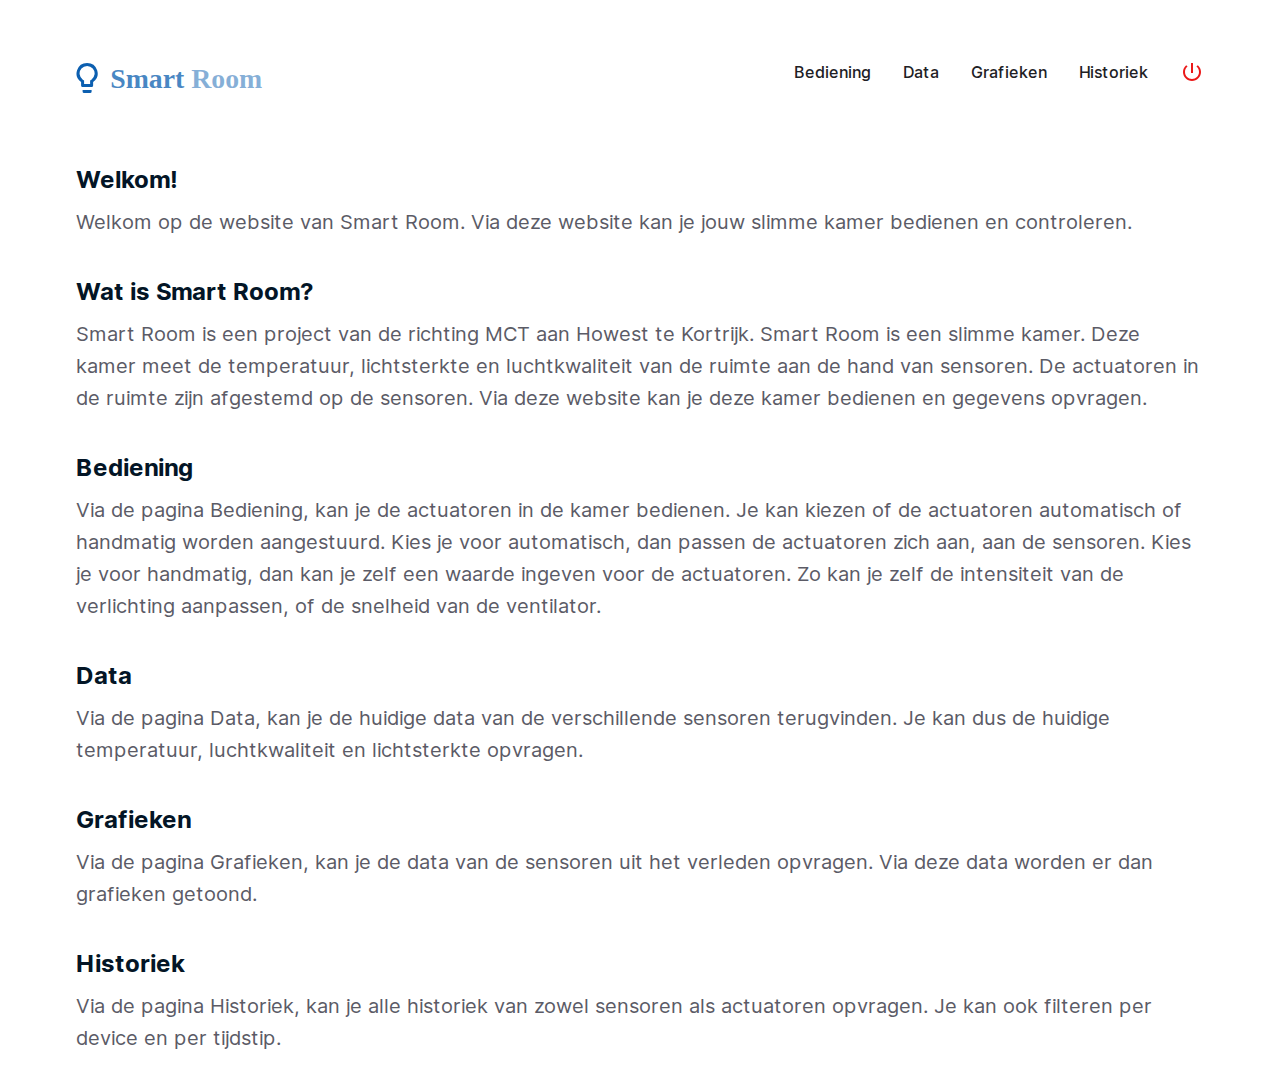
<file: Frontend/index.html>
<!DOCTYPE html>
<html lang="nl">
  <head>
    <meta charset="UTF-8" />
    <meta name="viewport" content="width=device-width, initial-scale=1.0" />
    <meta http-equiv="X-UA-Compatible" content="ie=edge" />
    <meta name="theme-color" content="#0C5FB0">
    <meta name="description" content="Smart Room: Home">
    <title>Smart Room</title>
    <link rel="icon" href="img/favicon1.svg">
    <link rel="stylesheet" href="style/normalize.css">
    <link rel="stylesheet" href="style/screen.css" />
    <script src="https://cdn.socket.io/4.0.1/socket.io.min.js" integrity="sha384-LzhRnpGmQP+lOvWruF/lgkcqD+WDVt9fU3H4BWmwP5u5LTmkUGafMcpZKNObVMLU" crossorigin="anonymous"></script>
    <script src="script/Afsluiten.js"></script>
    <script>
      document.addEventListener("DOMContentLoaded", function() {
          toggleNav();
      })

      function toggleNav() {
          let toggleTrigger = document.querySelectorAll(".js-toggle-nav");
          for (let i = 0; i < toggleTrigger.length; i++) {
              toggleTrigger[i].addEventListener("click", function() {
                  console.log("Toggle Mobile Nav");
                  document.querySelector("body").classList.toggle("has-mobile-nav");
              })
          }
      }
  </script>
  </head>
  <body>
    <div class="c-page">
      <header class="o-row o-row--md o-row--header">
        <div class="o-container">
            <div class="c-header">
              <div class="c-header__logo">
                <a href="index.html">
                  <h1>
                    <svg xmlns="http://www.w3.org/2000/svg" xmlns:xlink="http://www.w3.org/1999/xlink" width="200" height="60" viewBox="0 0 338 86">
                        <defs>
                          <style>
                            .cls-1 {
                              clip-path: url(#clip-Artboard_1);
                            }
                      
                            .cls-2 {
                              fill: rgba(12,95,176,0.75);
                              font-size: 47px;
                              font-family: Inter-Bold, Inter;
                              font-weight: 700;
                            }
                      
                            .cls-3 {
                              fill: rgba(12,95,176,0.5);
                            }
                      
                            .cls-4 {
                              fill: none;
                            }
                      
                            .cls-5 {
                              fill: #0c5fb0;
                            }
                      
                            .cls-6 {
                              fill: #fff;
                            }
                          </style>
                          <clipPath id="clip-Artboard_1">
                            <rect width="338" height="86"/>
                          </clipPath>
                        </defs>
                        <g id="Artboard_1" data-name="Artboard – 1" class="cls-1">
                          <rect class="cls-6" width="338" height="86"/>
                          <g id="Smart_Room_logo" data-name="Smart Room logo" transform="translate(-36 0)">
                            <text id="Smart_Room" data-name="Smart Room" class="cls-2" transform="translate(93.75 60.5)"><tspan x="0" y="0">Smart </tspan><tspan class="cls-3" y="0">Room</tspan></text>
                            <g id="lightbulb_black_24dp" transform="translate(24.25 12.481)">
                              <path id="Path_3" data-name="Path 3" class="cls-4" d="M0,0H61.039V61.039H0Z"/>
                              <path id="Path_4" data-name="Path 4" class="cls-5" d="M15.173,50.322a2.551,2.551,0,0,0,2.543,2.543H27.89a2.551,2.551,0,0,0,2.543-2.543V47.779H15.173ZM22.8,2A17.8,17.8,0,0,0,12.63,34.4v5.748a2.551,2.551,0,0,0,2.543,2.543h15.26a2.551,2.551,0,0,0,2.543-2.543V34.4A17.8,17.8,0,0,0,22.8,2Zm7.248,28.23L27.89,31.756v5.85H17.716v-5.85L15.555,30.23a12.716,12.716,0,1,1,14.5,0Z" transform="translate(7.716 3.087)"/>
                            </g>
                          </g>
                        </g>
                      </svg>
                </h1>
                </a>
            </div>
                <div class="c-header__nav">
                    <nav class="c-nav">
                        <ul class="o-list c-nav__list">
                            <li class="c-nav__item"><a href="Bediening.html" class="c-nav__link">Bediening</a></li>
                            <li class="c-nav__item"><a href="Data.html" class="c-nav__link">Data</a></li>
                            <li class="c-nav__item"><a href="Grafiek.html" class="c-nav__link">Grafieken</a></li>
                            <li class="c-nav__item"><a href="Historiek.html" class="c-nav__link">Historiek</a></li>
                            <li class="c-nav__item"><a href="#" class="c-nav__link c-nav__afsluiten js-afsluiten"><svg xmlns="http://www.w3.org/2000/svg" height="24px" viewBox="0 0 24 24" width="24px" fill="#EB1818"><path d="M0 0h24v24H0V0z" fill="none"/><path d="M13 3h-2v10h2V3zm4.83 2.17l-1.42 1.42C17.99 7.86 19 9.81 19 12c0 3.87-3.13 7-7 7s-7-3.13-7-7c0-2.19 1.01-4.14 2.58-5.42L6.17 5.17C4.23 6.82 3 9.26 3 12c0 4.97 4.03 9 9 9s9-4.03 9-9c0-2.74-1.23-5.18-3.17-6.83z"/></svg></a></li>
                        </ul>
                    </nav>
                </div>
                <div class="c-header__mobile-nav-trigger">
                    <button class="o-button-reset c-nav-trigger js-toggle-nav">
                        <svg class="c-nav-trigger__svg" viewBox="0 0 24 24" xmlns="http://www.w3.org/2000/svg">
                            <path d="M3 18h18v-2H3v2zm0-5h18v-2H3v2zm0-7v2h18V6H3z"/>
                        </svg>
                    </button> 
                </div>
            </div>
        </div>
      </header>
      <section class="o-row o-pagina">
        <div class="o-container">
          <h2>Home</h2>
        </div>
      </section>
      <section class="o-row info1">
        <div class="o-container">
          <h1>Welkom!</h1>
          <p>Welkom op de website van Smart Room. Via deze website kan je jouw slimme kamer bedienen en controleren.</p>
        </div>
      </section>
      <section class="o-row info2">
        <div class="o-container">
          <h1>Wat is Smart Room?</h1>
          <p>Smart Room is een project van de richting MCT aan Howest te Kortrijk. Smart Room is een slimme kamer. Deze kamer meet de temperatuur, lichtsterkte en luchtkwaliteit van de ruimte aan de hand van sensoren. De actuatoren in de ruimte zijn afgestemd op de sensoren. Via deze website kan je deze kamer bedienen en gegevens opvragen.</p>
        </div>
      </section>
      <section class="o-row info3">
        <div class="o-container">
          <h1><a class="c-home__link" href="Bediening.html">Bediening</a></h1>
          <p>Via de pagina Bediening, kan je de actuatoren in de kamer bedienen. Je kan kiezen of de actuatoren automatisch of handmatig worden aangestuurd. Kies je voor automatisch, dan passen de actuatoren zich aan, aan de sensoren. Kies je voor handmatig, dan kan je zelf een waarde ingeven voor de actuatoren. Zo kan je zelf de intensiteit van de verlichting aanpassen, of de snelheid van de ventilator.</p>
        </div>
      </section>
      <section class="o-row info4">
        <div class="o-container">
          <h1><a class="c-home__link" href="Data.html">Data</a></h1>
          <p>Via de pagina Data, kan je de huidige data van de verschillende sensoren terugvinden. Je kan dus de huidige temperatuur, luchtkwaliteit en lichtsterkte opvragen.</p>
        </div>
      </section>
      <section class="o-row info5">
        <div class="o-container">
          <h1><a class="c-home__link" href="Grafiek.html">Grafieken</a></h1>
          <p>Via de pagina Grafieken, kan je de data van de sensoren uit het verleden opvragen. Via deze data worden er dan grafieken getoond.</p>
        </div>
      </section>
      <section class="o-row info6">
        <div class="o-container">
          <h1><a class="c-home__link" href="Historiek.html">Historiek</a></h1>
          <p>Via de pagina Historiek, kan je alle historiek van zowel sensoren als actuatoren opvragen. Je kan ook filteren per device en per tijdstip.</p>
        </div>
      </section>
    </div>
    <aside class="c-mobile-nav">
      <div class="c-mobile-nav__bg"></div>
      <div class="c-mobile-nav__body">
          <div class="c-mobile-nav__header">
              <p class="c-logo">
                <a href="index.html">
                  <svg xmlns="http://www.w3.org/2000/svg" xmlns:xlink="http://www.w3.org/1999/xlink" width="200" height="86" viewBox="0 0 338 86">
                    <defs>
                      <style>
                        .cls-1 {
                          clip-path: url(#clip-Artboard_1);
                        }
                  
                        .cls-2 {
                          fill: rgba(12,95,176,0.75);
                          font-size: 47px;
                          font-family: Inter-Bold, Inter;
                          font-weight: 700;
                        }
                  
                        .cls-3 {
                          fill: rgba(12,95,176,0.5);
                        }
                  
                        .cls-4 {
                          fill: none;
                        }
                  
                        .cls-5 {
                          fill: #0c5fb0;
                        }
                  
                        .cls-6 {
                          fill: #fff;
                        }
                      </style>
                      <clipPath id="clip-Artboard_1">
                        <rect width="338" height="86"/>
                      </clipPath>
                    </defs>
                    <g id="Artboard_1" data-name="Artboard – 1" class="cls-1">
                      <rect class="cls-6" width="338" height="86"/>
                      <g id="Smart_Room_logo" data-name="Smart Room logo" transform="translate(-36 0)">
                        <text id="Smart_Room" data-name="Smart Room" class="cls-2" transform="translate(93.75 60.5)"><tspan x="0" y="0">Smart </tspan><tspan class="cls-3" y="0">Room</tspan></text>
                        <g id="lightbulb_black_24dp" transform="translate(24.25 12.481)">
                          <path id="Path_3" data-name="Path 3" class="cls-4" d="M0,0H61.039V61.039H0Z"/>
                          <path id="Path_4" data-name="Path 4" class="cls-5" d="M15.173,50.322a2.551,2.551,0,0,0,2.543,2.543H27.89a2.551,2.551,0,0,0,2.543-2.543V47.779H15.173ZM22.8,2A17.8,17.8,0,0,0,12.63,34.4v5.748a2.551,2.551,0,0,0,2.543,2.543h15.26a2.551,2.551,0,0,0,2.543-2.543V34.4A17.8,17.8,0,0,0,22.8,2Zm7.248,28.23L27.89,31.756v5.85H17.716v-5.85L15.555,30.23a12.716,12.716,0,1,1,14.5,0Z" transform="translate(7.716 3.087)"/>
                        </g>
                      </g>
                    </g>
                  </svg>
                </a>
              </p>
              <button class="o-button-reset c-nav-trigger js-toggle-nav">
                  <svg class="c-nav-trigger__svg" viewBox="0 0 24 24" xmlns="http://www.w3.org/2000/svg">
                      <path d="M19 6.41L17.59 5 12 10.59 6.41 5 5 6.41 10.59 12 5 17.59 6.41 19 12 13.41 17.59 19 19 17.59 13.41 12z"/>
                  </svg>
              </button>
          </div>
          <div class="c-mobile-nav__nav">
              <nav class="c-nav">
                  <ul class="o-list c-nav__list">
                      <li class="c-nav__item"><a href="Bediening.html" class="c-nav__link">Bediening</a></li>
                      <li class="c-nav__item"><a href="Data.html" class="c-nav__link">Data</a></li>
                      <li class="c-nav__item"><a href="Grafiek.html" class="c-nav__link">Grafieken</a></li>
                      <li class="c-nav__item"><a href="Historiek.html" class="c-nav__link">Historiek</a></li>
                      <li class="c-nav__item"><a href="#" class="c-nav__link c-nav__afsluiten js-afsluiten"><svg xmlns="http://www.w3.org/2000/svg" xmlns:xlink="http://www.w3.org/1999/xlink" width="96" height="24" viewBox="0 0 96 24"><defs><clipPath id="clip-Shutdown_mobile"><rect width="96" height="24"/></clipPath></defs><g id="Shutdown_mobile" clip-path="url(#clip-Shutdown_mobile)"><rect width="96" height="24" fill="rgba(255,255,255,0)"/><g id="power_settings_new_black_24dp" transform="translate(-3)"><path id="Path_84" data-name="Path 84" d="M0,0H24V24H0Z" fill="none"/><path id="Path_85" data-name="Path 85" d="M13,3H11V13h2Zm4.83,2.17L16.41,6.59A6.92,6.92,0,0,1,19,12,7,7,0,1,1,7.58,6.58L6.17,5.17A8.992,8.992,0,1,0,21,12,8.932,8.932,0,0,0,17.83,5.17Z" fill="#eb1818"/></g><text id="Afsluiten" transform="translate(29 18)" fill="#eb1818" font-size="16" font-family="Inter-Medium, Inter" font-weight="500"><tspan x="0" y="0">Afsluiten</tspan></text></g></svg></a></li>
                  </ul>
              </nav>
          </div>
      </div>
  </aside>
  </body>
</html>
</file>
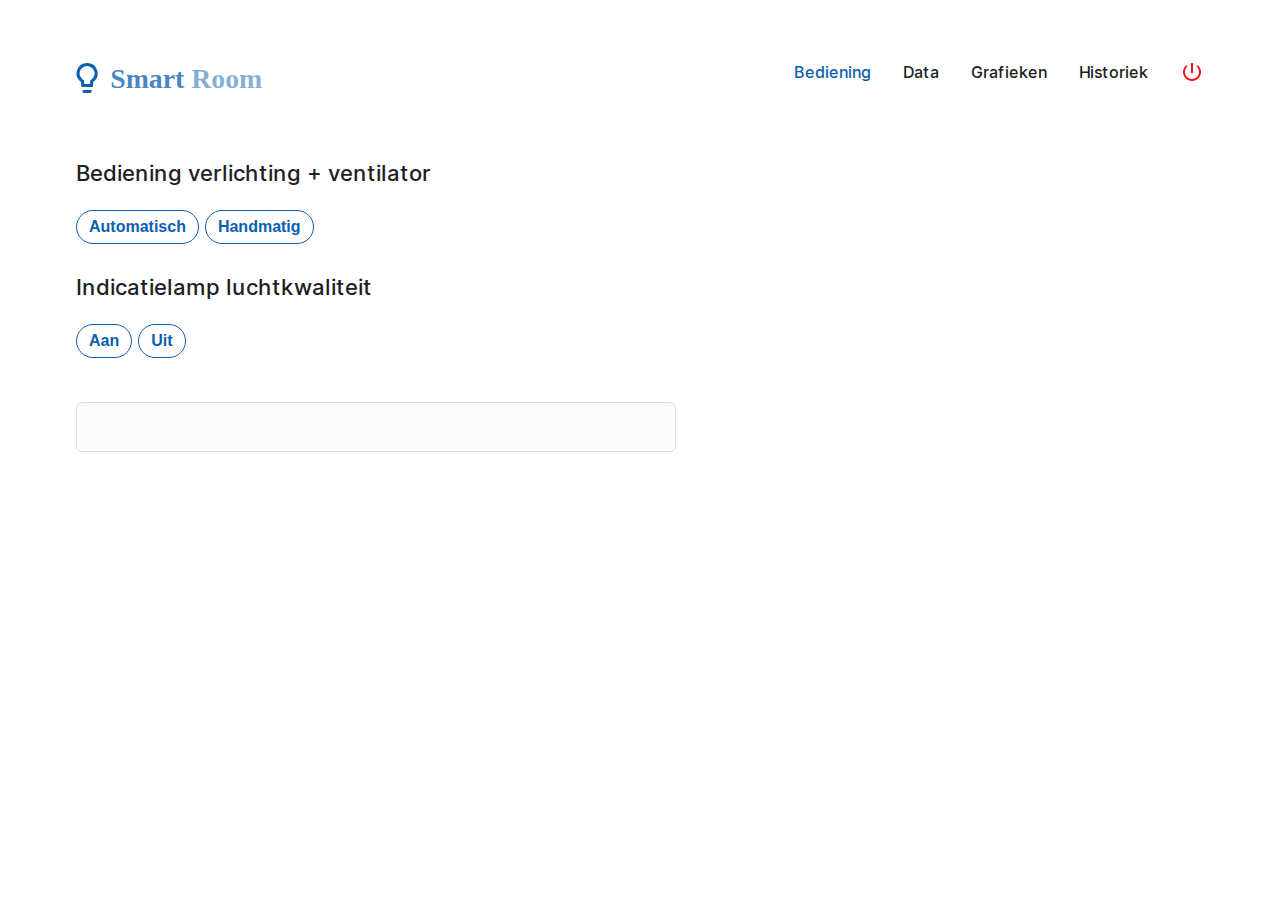
<file: Frontend/Bediening.html>
<!DOCTYPE html>
<html lang="nl">
  <head>
    <meta charset="UTF-8" />
    <meta name="viewport" content="width=device-width, initial-scale=1.0" />
    <meta http-equiv="X-UA-Compatible" content="ie=edge" />
    <meta name="theme-color" content="#0C5FB0">
    <meta name="description" content="Smart Room: Bediening">
    <title>Smart Room - Bediening</title>

    <link rel="icon" href="img/favicon1.svg">
    <link rel="stylesheet" href="style/normalize.css">
    <link rel="stylesheet" href="style/screen.css" />
    <script src="https://cdn.socket.io/4.0.1/socket.io.min.js" integrity="sha384-LzhRnpGmQP+lOvWruF/lgkcqD+WDVt9fU3H4BWmwP5u5LTmkUGafMcpZKNObVMLU" crossorigin="anonymous"></script>
    <script src="script/dataHandler.js"></script>    
    <script src="script/Bediening.js"></script>
    <script>
      document.addEventListener("DOMContentLoaded", function() {
          toggleNav();
      })

      function toggleNav() {
          let toggleTrigger = document.querySelectorAll(".js-toggle-nav");
          for (let i = 0; i < toggleTrigger.length; i++) {
              toggleTrigger[i].addEventListener("click", function() {
                  console.log("Toggle Mobile Nav");
                  document.querySelector("body").classList.toggle("has-mobile-nav");
              })
          }
      }
  </script>
  </head>
  <body>
    <div class="c-page">
      <header class="o-row o-row--md o-row--header">
        <div class="o-container">
            <div class="c-header">
                <div class="c-header__logo">
                    <a href="index.html">
                      <h1>
                        <svg xmlns="http://www.w3.org/2000/svg" xmlns:xlink="http://www.w3.org/1999/xlink" width="200" height="60" viewBox="0 0 338 86">
                            <defs>
                              <style>
                                .cls-1 {
                                  clip-path: url(#clip-Artboard_1);
                                }
                          
                                .cls-2 {
                                  fill: rgba(12,95,176,0.75);
                                  font-size: 47px;
                                  font-family: Inter-Bold, Inter;
                                  font-weight: 700;
                                }
                          
                                .cls-3 {
                                  fill: rgba(12,95,176,0.5);
                                }
                          
                                .cls-4 {
                                  fill: none;
                                }
                          
                                .cls-5 {
                                  fill: #0c5fb0;
                                }
                          
                                .cls-6 {
                                  fill: #fff;
                                }
                              </style>
                              <clipPath id="clip-Artboard_1">
                                <rect width="338" height="86"/>
                              </clipPath>
                            </defs>
                            <g id="Artboard_1" data-name="Artboard – 1" class="cls-1">
                              <rect class="cls-6" width="338" height="86"/>
                              <g id="Smart_Room_logo" data-name="Smart Room logo" transform="translate(-36 0)">
                                <text id="Smart_Room" data-name="Smart Room" class="cls-2" transform="translate(93.75 60.5)"><tspan x="0" y="0">Smart </tspan><tspan class="cls-3" y="0">Room</tspan></text>
                                <g id="lightbulb_black_24dp" transform="translate(24.25 12.481)">
                                  <path id="Path_3" data-name="Path 3" class="cls-4" d="M0,0H61.039V61.039H0Z"/>
                                  <path id="Path_4" data-name="Path 4" class="cls-5" d="M15.173,50.322a2.551,2.551,0,0,0,2.543,2.543H27.89a2.551,2.551,0,0,0,2.543-2.543V47.779H15.173ZM22.8,2A17.8,17.8,0,0,0,12.63,34.4v5.748a2.551,2.551,0,0,0,2.543,2.543h15.26a2.551,2.551,0,0,0,2.543-2.543V34.4A17.8,17.8,0,0,0,22.8,2Zm7.248,28.23L27.89,31.756v5.85H17.716v-5.85L15.555,30.23a12.716,12.716,0,1,1,14.5,0Z" transform="translate(7.716 3.087)"/>
                                </g>
                              </g>
                            </g>
                          </svg>
                    </h1>
                    </a>
                </div>
                <div class="c-header__nav">
                    <nav class="c-nav">
                        <ul class="o-list c-nav__list">
                            <li class="c-nav__item is-selected"><a href="Bediening.html" class="c-nav__link">Bediening</a></li>
                            <li class="c-nav__item"><a href="Data.html" class="c-nav__link">Data</a></li>
                            <li class="c-nav__item"><a href="Grafiek.html" class="c-nav__link">Grafieken</a></li>
                            <li class="c-nav__item"><a href="Historiek.html" class="c-nav__link">Historiek</a></li>
                            <li class="c-nav__item"><a href="#" class="c-nav__link c-nav__afsluiten js-afsluiten"><svg xmlns="http://www.w3.org/2000/svg" height="24px" viewBox="0 0 24 24" width="24px" fill="#EB1818"><path d="M0 0h24v24H0V0z" fill="none"/><path d="M13 3h-2v10h2V3zm4.83 2.17l-1.42 1.42C17.99 7.86 19 9.81 19 12c0 3.87-3.13 7-7 7s-7-3.13-7-7c0-2.19 1.01-4.14 2.58-5.42L6.17 5.17C4.23 6.82 3 9.26 3 12c0 4.97 4.03 9 9 9s9-4.03 9-9c0-2.74-1.23-5.18-3.17-6.83z"/></svg></a></li>
                        </ul>
                    </nav>
                </div>
                <div class="c-header__mobile-nav-trigger">
                    <button class="o-button-reset c-nav-trigger js-toggle-nav">
                        <svg class="c-nav-trigger__svg" viewBox="0 0 24 24" xmlns="http://www.w3.org/2000/svg">
                            <path d="M3 18h18v-2H3v2zm0-5h18v-2H3v2zm0-7v2h18V6H3z"/>
                        </svg>
                    </button> 
                </div>
            </div>
        </div>
      </header>
      <section class="o-row o-pagina">
        <div class="o-container">
          <h2>Bediening</h2>
        </div>
      </section>
      <section class="o-row">
        <div class="o-container">
          <h3 class="u-medium">Bediening verlichting + ventilator</h3>
        </div>
    </section>
    <section class="o-row">
      <div class="o-container">
        <div class="o-buttons">
          <input class="c-button js-automatisch" type="button" name="automatisch" id="automatisch" value="Automatisch">
          <input class="c-button js-handmatig" type="button" name="handmatig" id="handmatig" value="Handmatig">
        </div>
      </div>
    </section>
    <section class="o-row">
      <div class="o-container">
        <h3 class="u-medium">Indicatielamp luchtkwaliteit</h3>
      </div>
  </section>
    <section class="o-row">
      <div class="o-container">
        <div class="o-buttons o-buttons-small">
          <input class="c-button js-rgb-aan" type="button" name="rgb-aan" id="rgb-aan" value="Aan">
          <input class="c-button js-rgb-uit" type="button" name="rgb-uit" id="rgb-uit" value="Uit">
        </div>
      </div>
    </section>
    <section class="o-row o-row--xs">
      <div class="o-container">
        <div class="js-auto-input o-input-zone">
          <!-- <h3>U koos voor</h3>
         <div class="o-input-actuator">
          <h3>Verlichting</h3>
          <input class="js-verlichting" type="text" placeholder="Waarde 0-100" name="verlichting" id="verlichting" min="1" max="100">
         </div>
         <div class="o-input-actuator">
          <h3>ventillator</h3>
           <input class="js-ventillator" type="text" placeholder="Waarde 0-100" name="ventillator" id="ventillator" min="1" max="100">
         </div>
         <input class="js-button-doorsturn c-button c-button--small" type="button" name="doorsturen" id="doorsturen" value="Doorsturen"> -->
        </div>
      </div>
    </section>
    <!-- <section class="o-row o-row--xs">
      <div class="o-container">
        <input class="c-button c-button--red js-shut-down" type="button" name="shut-down" id="shut-down" value="Afsluiten">
      </div>
    </section> -->
    </div>
    <aside class="c-mobile-nav">
      <div class="c-mobile-nav__bg"></div>
      <div class="c-mobile-nav__body">
          <div class="c-mobile-nav__header">
            <p class="c-logo">
              <a href="index.html">
                <svg xmlns="http://www.w3.org/2000/svg" xmlns:xlink="http://www.w3.org/1999/xlink" width="200" height="86" viewBox="0 0 338 86">
                  <defs>
                    <style>
                      .cls-1 {
                        clip-path: url(#clip-Artboard_1);
                      }
                
                      .cls-2 {
                        fill: rgba(12,95,176,0.75);
                        font-size: 47px;
                        font-family: Inter-Bold, Inter;
                        font-weight: 700;
                      }
                
                      .cls-3 {
                        fill: rgba(12,95,176,0.5);
                      }
                
                      .cls-4 {
                        fill: none;
                      }
                
                      .cls-5 {
                        fill: #0c5fb0;
                      }
                
                      .cls-6 {
                        fill: #fff;
                      }
                    </style>
                    <clipPath id="clip-Artboard_1">
                      <rect width="338" height="86"/>
                    </clipPath>
                  </defs>
                  <g id="Artboard_1" data-name="Artboard – 1" class="cls-1">
                    <rect class="cls-6" width="338" height="86"/>
                    <g id="Smart_Room_logo" data-name="Smart Room logo" transform="translate(-36 0)">
                      <text id="Smart_Room" data-name="Smart Room" class="cls-2" transform="translate(93.75 60.5)"><tspan x="0" y="0">Smart </tspan><tspan class="cls-3" y="0">Room</tspan></text>
                      <g id="lightbulb_black_24dp" transform="translate(24.25 12.481)">
                        <path id="Path_3" data-name="Path 3" class="cls-4" d="M0,0H61.039V61.039H0Z"/>
                        <path id="Path_4" data-name="Path 4" class="cls-5" d="M15.173,50.322a2.551,2.551,0,0,0,2.543,2.543H27.89a2.551,2.551,0,0,0,2.543-2.543V47.779H15.173ZM22.8,2A17.8,17.8,0,0,0,12.63,34.4v5.748a2.551,2.551,0,0,0,2.543,2.543h15.26a2.551,2.551,0,0,0,2.543-2.543V34.4A17.8,17.8,0,0,0,22.8,2Zm7.248,28.23L27.89,31.756v5.85H17.716v-5.85L15.555,30.23a12.716,12.716,0,1,1,14.5,0Z" transform="translate(7.716 3.087)"/>
                      </g>
                    </g>
                  </g>
                </svg>
              </a>
            </p>
              <button class="o-button-reset c-nav-trigger js-toggle-nav">
                  <svg class="c-nav-trigger__svg" viewBox="0 0 24 24" xmlns="http://www.w3.org/2000/svg">
                      <path d="M19 6.41L17.59 5 12 10.59 6.41 5 5 6.41 10.59 12 5 17.59 6.41 19 12 13.41 17.59 19 19 17.59 13.41 12z"/>
                  </svg>
              </button>
          </div>
          <div class="c-mobile-nav__nav">
              <nav class="c-nav">
                  <ul class="o-list c-nav__list">
                      <li class="c-nav__item is-selected"><a href="Bediening.html" class="c-nav__link">Bediening</a></li>
                      <li class="c-nav__item"><a href="Data.html" class="c-nav__link">Data</a></li>
                      <li class="c-nav__item"><a href="Grafiek.html" class="c-nav__link">Grafieken</a></li>
                      <li class="c-nav__item"><a href="Historiek.html" class="c-nav__link">Historiek</a></li>
                      <li class="c-nav__item"><a href="#" class="c-nav__link c-nav__afsluiten js-afsluiten"><svg xmlns="http://www.w3.org/2000/svg" xmlns:xlink="http://www.w3.org/1999/xlink" width="96" height="24" viewBox="0 0 96 24"><defs><clipPath id="clip-Shutdown_mobile"><rect width="96" height="24"/></clipPath></defs><g id="Shutdown_mobile" clip-path="url(#clip-Shutdown_mobile)"><rect width="96" height="24" fill="rgba(255,255,255,0)"/><g id="power_settings_new_black_24dp" transform="translate(-3)"><path id="Path_84" data-name="Path 84" d="M0,0H24V24H0Z" fill="none"/><path id="Path_85" data-name="Path 85" d="M13,3H11V13h2Zm4.83,2.17L16.41,6.59A6.92,6.92,0,0,1,19,12,7,7,0,1,1,7.58,6.58L6.17,5.17A8.992,8.992,0,1,0,21,12,8.932,8.932,0,0,0,17.83,5.17Z" fill="#eb1818"/></g><text id="Afsluiten" transform="translate(29 18)" fill="#eb1818" font-size="16" font-family="Inter-Medium, Inter" font-weight="500"><tspan x="0" y="0">Afsluiten</tspan></text></g></svg></a></li>
                  </ul>
              </nav>
          </div>
      </div>
  </aside>
  </body>
</html>
</file>
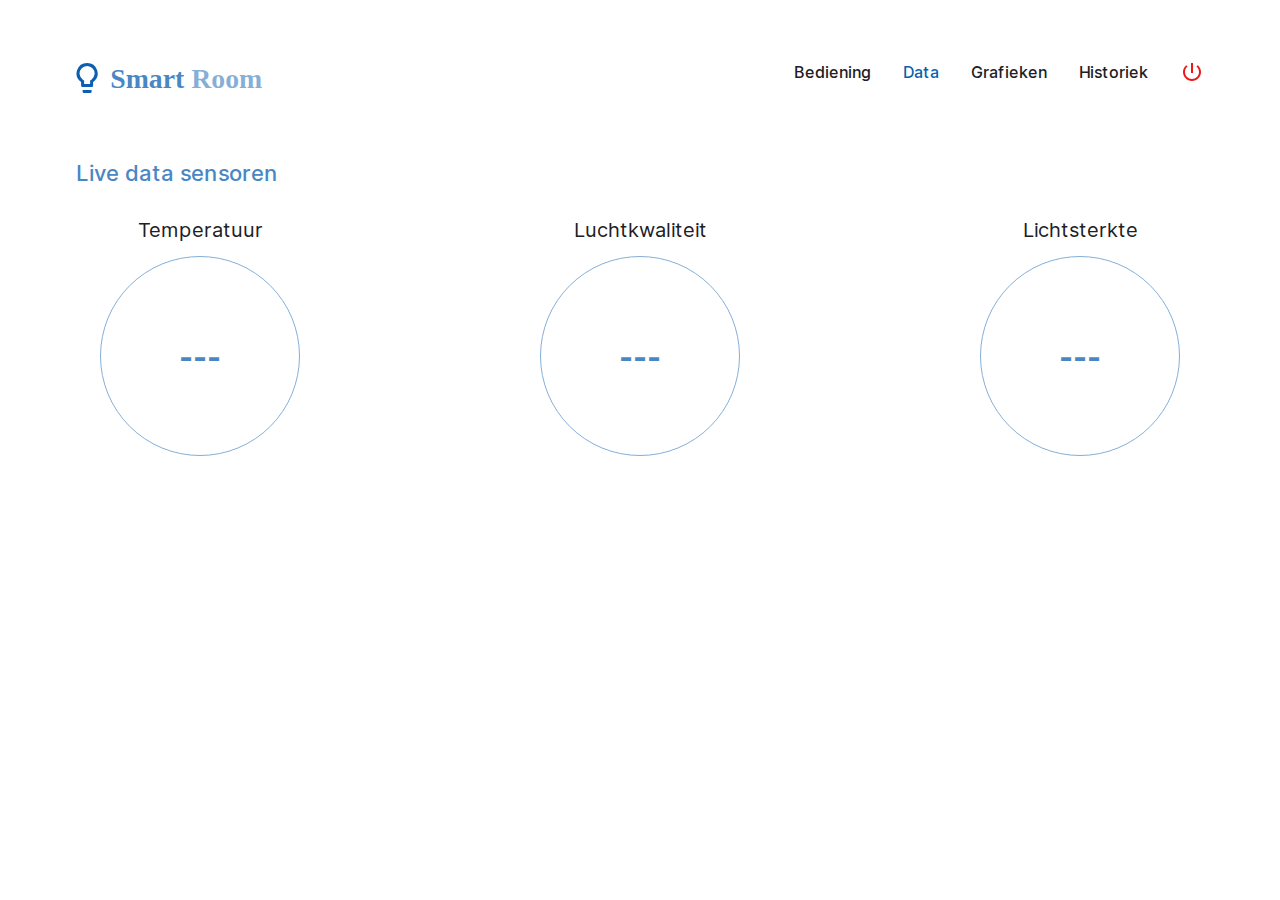
<file: Frontend/Data.html>
<!DOCTYPE html>
<html lang="nl">
  <head>
    <meta charset="UTF-8" />
    <meta name="viewport" content="width=device-width, initial-scale=1.0" />
    <meta http-equiv="X-UA-Compatible" content="ie=edge" />
    <meta name="theme-color" content="#0C5FB0">
    <meta name="description" content="Smart Room: Data">
    <title>Smart Room - Data</title>
    <link rel="icon" href="img/favicon1.svg">
    <link rel="stylesheet" href="style/normalize.css">
    <link rel="stylesheet" href="style/screen.css" />
    <script src="https://cdn.socket.io/4.0.1/socket.io.min.js" integrity="sha384-LzhRnpGmQP+lOvWruF/lgkcqD+WDVt9fU3H4BWmwP5u5LTmkUGafMcpZKNObVMLU" crossorigin="anonymous"></script>
    <script src="script/dataHandler.js"></script>
    <script src="script/Data.js"></script>
    <script>
      document.addEventListener("DOMContentLoaded", function() {
          toggleNav();
      })

      function toggleNav() {
          let toggleTrigger = document.querySelectorAll(".js-toggle-nav");
          for (let i = 0; i < toggleTrigger.length; i++) {
              toggleTrigger[i].addEventListener("click", function() {
                  console.log("Toggle Mobile Nav");
                  document.querySelector("body").classList.toggle("has-mobile-nav");
              })
          }
      }
  </script>
  </head>
  <body>
    <div class="c-page">
      <header class="o-row o-row--md o-row--header">
        <div class="o-container">
            <div class="c-header">
              <div class="c-header__logo">
                <a href="index.html">
                  <h1>
                    <svg xmlns="http://www.w3.org/2000/svg" xmlns:xlink="http://www.w3.org/1999/xlink" width="200" height="60" viewBox="0 0 338 86">
                        <defs>
                          <style>
                            .cls-1 {
                              clip-path: url(#clip-Artboard_1);
                            }
                      
                            .cls-2 {
                              fill: rgba(12,95,176,0.75);
                              font-size: 47px;
                              font-family: Inter-Bold, Inter;
                              font-weight: 700;
                            }
                      
                            .cls-3 {
                              fill: rgba(12,95,176,0.5);
                            }
                      
                            .cls-4 {
                              fill: none;
                            }
                      
                            .cls-5 {
                              fill: #0c5fb0;
                            }
                      
                            .cls-6 {
                              fill: #fff;
                            }
                          </style>
                          <clipPath id="clip-Artboard_1">
                            <rect width="338" height="86"/>
                          </clipPath>
                        </defs>
                        <g id="Artboard_1" data-name="Artboard – 1" class="cls-1">
                          <rect class="cls-6" width="338" height="86"/>
                          <g id="Smart_Room_logo" data-name="Smart Room logo" transform="translate(-36 0)">
                            <text id="Smart_Room" data-name="Smart Room" class="cls-2" transform="translate(93.75 60.5)"><tspan x="0" y="0">Smart </tspan><tspan class="cls-3" y="0">Room</tspan></text>
                            <g id="lightbulb_black_24dp" transform="translate(24.25 12.481)">
                              <path id="Path_3" data-name="Path 3" class="cls-4" d="M0,0H61.039V61.039H0Z"/>
                              <path id="Path_4" data-name="Path 4" class="cls-5" d="M15.173,50.322a2.551,2.551,0,0,0,2.543,2.543H27.89a2.551,2.551,0,0,0,2.543-2.543V47.779H15.173ZM22.8,2A17.8,17.8,0,0,0,12.63,34.4v5.748a2.551,2.551,0,0,0,2.543,2.543h15.26a2.551,2.551,0,0,0,2.543-2.543V34.4A17.8,17.8,0,0,0,22.8,2Zm7.248,28.23L27.89,31.756v5.85H17.716v-5.85L15.555,30.23a12.716,12.716,0,1,1,14.5,0Z" transform="translate(7.716 3.087)"/>
                            </g>
                          </g>
                        </g>
                      </svg>
                    </h1>
                  </a>
                </div>
                <div class="c-header__nav">
                    <nav class="c-nav">
                        <ul class="o-list c-nav__list">
                            <li class="c-nav__item"><a href="Bediening.html" class="c-nav__link">Bediening</a></li>
                            <li class="c-nav__item is-selected"><a href="Data.html" class="c-nav__link">Data</a></li>
                            <li class="c-nav__item"><a href="Grafiek.html" class="c-nav__link">Grafieken</a></li>
                            <li class="c-nav__item"><a href="Historiek.html" class="c-nav__link">Historiek</a></li>
                            <li class="c-nav__item"><a href="#" class="c-nav__link c-nav__afsluiten js-afsluiten"><svg xmlns="http://www.w3.org/2000/svg" height="24px" viewBox="0 0 24 24" width="24px" fill="#EB1818"><path d="M0 0h24v24H0V0z" fill="none"/><path d="M13 3h-2v10h2V3zm4.83 2.17l-1.42 1.42C17.99 7.86 19 9.81 19 12c0 3.87-3.13 7-7 7s-7-3.13-7-7c0-2.19 1.01-4.14 2.58-5.42L6.17 5.17C4.23 6.82 3 9.26 3 12c0 4.97 4.03 9 9 9s9-4.03 9-9c0-2.74-1.23-5.18-3.17-6.83z"/></svg></a></li>
                        </ul>
                    </nav>
                </div>
                <div class="c-header__mobile-nav-trigger">
                    <button class="o-button-reset c-nav-trigger js-toggle-nav">
                        <svg class="c-nav-trigger__svg" viewBox="0 0 24 24" xmlns="http://www.w3.org/2000/svg">
                            <path d="M3 18h18v-2H3v2zm0-5h18v-2H3v2zm0-7v2h18V6H3z"/>
                        </svg>
                    </button> 
                </div>
            </div>
        </div>
      </header>
      <section class="o-row o-pagina">
        <div class="o-container">
          <h2>Data</h2>
        </div>
      </section>
      <section class="o-row">
        <div class="o-container">
          <h3 class="u-medium u-color-primary-light">Live data sensoren</h3>
        </div>
      </section>
      <section class="o-row">
        <div class="o-container">
          <div class="o-list-circles">
            <div class="c-circle">
              <h3 class="c-circle-text-above">Temperatuur</h3>
              <h2 class="u-text-circle c-sensor-circle js-sensor1">---</h2>
            </div>
            <div class="c-circle">
              <h3 class="c-circle-text-above">Luchtkwaliteit</h3>
              <h2 class="u-text-circle c-sensor-circle js-sensor2">---</h2>
            </div>
            <div class="c-circle">
              <h3 class="c-circle-text-above">Lichtsterkte</h3>
              <h2 class="u-text-circle c-sensor-circle js-sensor3">---</h2>
            </div>
          </div>
        </div>
      </section>
    </div>
    <aside class="c-mobile-nav">
      <div class="c-mobile-nav__bg"></div>
      <div class="c-mobile-nav__body">
          <div class="c-mobile-nav__header">
            <p class="c-logo">
              <a href="index.html">
                <svg xmlns="http://www.w3.org/2000/svg" xmlns:xlink="http://www.w3.org/1999/xlink" width="200" height="86" viewBox="0 0 338 86">
                  <defs>
                    <style>
                      .cls-1 {
                        clip-path: url(#clip-Artboard_1);
                      }
                
                      .cls-2 {
                        fill: rgba(12,95,176,0.75);
                        font-size: 47px;
                        font-family: Inter-Bold, Inter;
                        font-weight: 700;
                      }
                
                      .cls-3 {
                        fill: rgba(12,95,176,0.5);
                      }
                
                      .cls-4 {
                        fill: none;
                      }
                
                      .cls-5 {
                        fill: #0c5fb0;
                      }
                
                      .cls-6 {
                        fill: #fff;
                      }
                    </style>
                    <clipPath id="clip-Artboard_1">
                      <rect width="338" height="86"/>
                    </clipPath>
                  </defs>
                  <g id="Artboard_1" data-name="Artboard – 1" class="cls-1">
                    <rect class="cls-6" width="338" height="86"/>
                    <g id="Smart_Room_logo" data-name="Smart Room logo" transform="translate(-36 0)">
                      <text id="Smart_Room" data-name="Smart Room" class="cls-2" transform="translate(93.75 60.5)"><tspan x="0" y="0">Smart </tspan><tspan class="cls-3" y="0">Room</tspan></text>
                      <g id="lightbulb_black_24dp" transform="translate(24.25 12.481)">
                        <path id="Path_3" data-name="Path 3" class="cls-4" d="M0,0H61.039V61.039H0Z"/>
                        <path id="Path_4" data-name="Path 4" class="cls-5" d="M15.173,50.322a2.551,2.551,0,0,0,2.543,2.543H27.89a2.551,2.551,0,0,0,2.543-2.543V47.779H15.173ZM22.8,2A17.8,17.8,0,0,0,12.63,34.4v5.748a2.551,2.551,0,0,0,2.543,2.543h15.26a2.551,2.551,0,0,0,2.543-2.543V34.4A17.8,17.8,0,0,0,22.8,2Zm7.248,28.23L27.89,31.756v5.85H17.716v-5.85L15.555,30.23a12.716,12.716,0,1,1,14.5,0Z" transform="translate(7.716 3.087)"/>
                      </g>
                    </g>
                  </g>
                </svg>
              </a>
            </p>
              <button class="o-button-reset c-nav-trigger js-toggle-nav">
                  <svg class="c-nav-trigger__svg" viewBox="0 0 24 24" xmlns="http://www.w3.org/2000/svg">
                      <path d="M19 6.41L17.59 5 12 10.59 6.41 5 5 6.41 10.59 12 5 17.59 6.41 19 12 13.41 17.59 19 19 17.59 13.41 12z"/>
                  </svg>
              </button>
          </div>
          <div class="c-mobile-nav__nav">
              <nav class="c-nav">
                  <ul class="o-list c-nav__list">
                      <li class="c-nav__item"><a href="Bediening.html" class="c-nav__link">Bediening</a></li>
                      <li class="c-nav__item  is-selected"><a href="Data.html" class="c-nav__link">Data</a></li>
                      <li class="c-nav__item"><a href="Grafiek.html" class="c-nav__link">Grafieken</a></li>
                      <li class="c-nav__item"><a href="Historiek.html" class="c-nav__link">Historiek</a></li>
                      <li class="c-nav__item"><a href="#" class="c-nav__link c-nav__afsluiten js-afsluiten"><svg xmlns="http://www.w3.org/2000/svg" xmlns:xlink="http://www.w3.org/1999/xlink" width="96" height="24" viewBox="0 0 96 24"><defs><clipPath id="clip-Shutdown_mobile"><rect width="96" height="24"/></clipPath></defs><g id="Shutdown_mobile" clip-path="url(#clip-Shutdown_mobile)"><rect width="96" height="24" fill="rgba(255,255,255,0)"/><g id="power_settings_new_black_24dp" transform="translate(-3)"><path id="Path_84" data-name="Path 84" d="M0,0H24V24H0Z" fill="none"/><path id="Path_85" data-name="Path 85" d="M13,3H11V13h2Zm4.83,2.17L16.41,6.59A6.92,6.92,0,0,1,19,12,7,7,0,1,1,7.58,6.58L6.17,5.17A8.992,8.992,0,1,0,21,12,8.932,8.932,0,0,0,17.83,5.17Z" fill="#eb1818"/></g><text id="Afsluiten" transform="translate(29 18)" fill="#eb1818" font-size="16" font-family="Inter-Medium, Inter" font-weight="500"><tspan x="0" y="0">Afsluiten</tspan></text></g></svg></a></li>
                  </ul>
              </nav>
          </div>
      </div>
  </aside>
  </body>
</html>
</file>
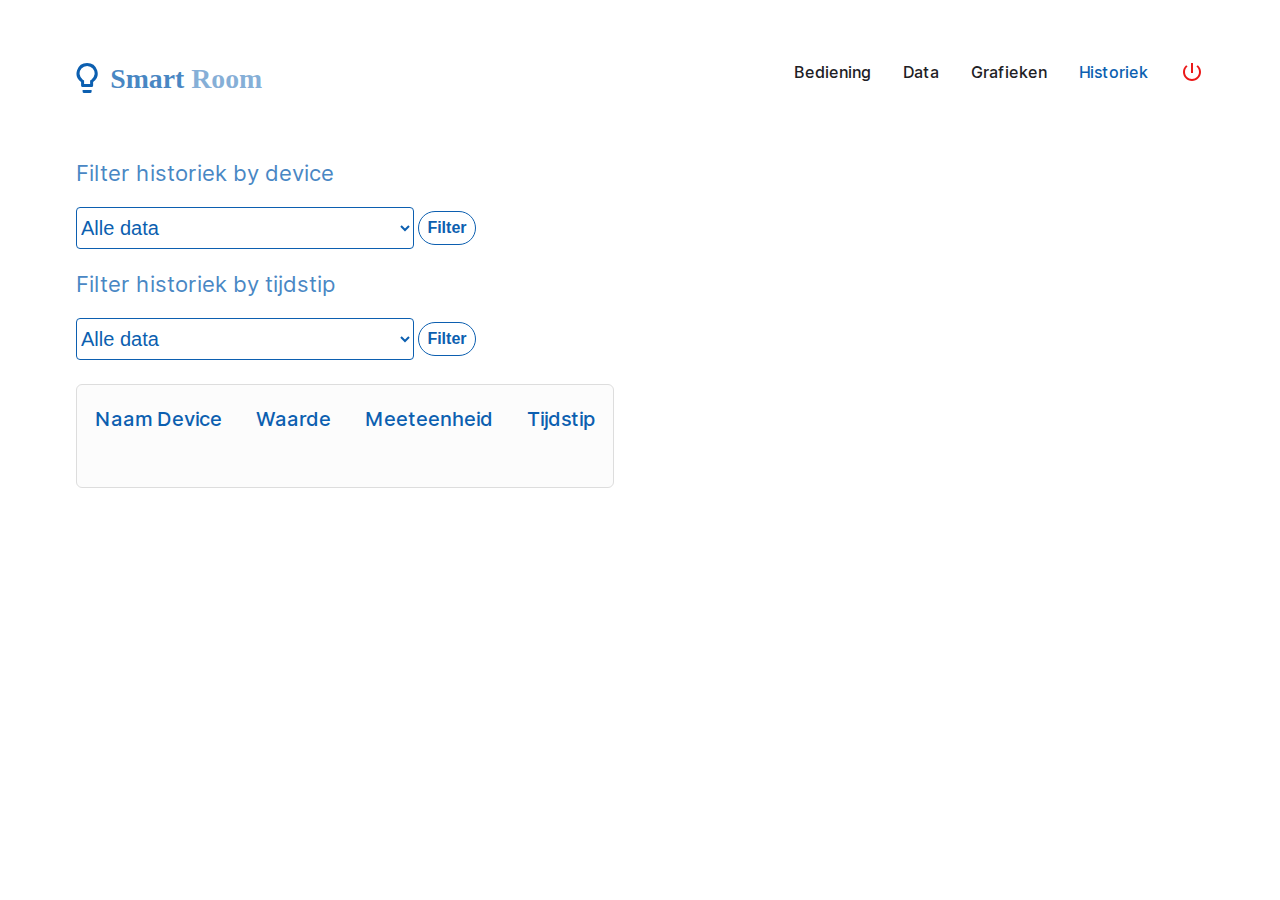
<file: Frontend/Historiek.html>
<!DOCTYPE html>
<html lang="nl">
  <head>
    <meta charset="UTF-8" />
    <meta name="viewport" content="width=device-width, initial-scale=1.0" />
    <meta http-equiv="X-UA-Compatible" content="ie=edge" />
    <meta name="theme-color" content="#0C5FB0">
    <meta name="description" content="Smart Room: Grafieken">
    <title>Smart Room - Historiek</title>

    <link rel="icon" href="img/favicon1.svg">
    <link rel="stylesheet" href="style/normalize.css">
    <link rel="stylesheet" href="style/screen.css" />
    <script src="https://cdn.socket.io/4.0.1/socket.io.min.js" integrity="sha384-LzhRnpGmQP+lOvWruF/lgkcqD+WDVt9fU3H4BWmwP5u5LTmkUGafMcpZKNObVMLU" crossorigin="anonymous"></script>
    <script src="script/dataHandler.js"></script>
    <script src="script/Historiek.js"></script>

    <script>
      document.addEventListener("DOMContentLoaded", function() {
          toggleNav();
      })

      function toggleNav() {
          let toggleTrigger = document.querySelectorAll(".js-toggle-nav");
          for (let i = 0; i < toggleTrigger.length; i++) {
              toggleTrigger[i].addEventListener("click", function() {
                  console.log("Toggle Mobile Nav");
                  document.querySelector("body").classList.toggle("has-mobile-nav");
              })
          }
      }
  </script>
  </head>
  <body>
    <div class="c-page">
      <header class="o-row o-row--md o-row--header">
        <div class="o-container">
            <div class="c-header">
              <div class="c-header__logo">
                <a href="index.html">
                  <h1>
                    <svg xmlns="http://www.w3.org/2000/svg" xmlns:xlink="http://www.w3.org/1999/xlink" width="200" height="60" viewBox="0 0 338 86">
                        <defs>
                          <style>
                            .cls-1 {
                              clip-path: url(#clip-Artboard_1);
                            }
                      
                            .cls-2 {
                              fill: rgba(12,95,176,0.75);
                              font-size: 47px;
                              font-family: Inter-Bold, Inter;
                              font-weight: 700;
                            }
                      
                            .cls-3 {
                              fill: rgba(12,95,176,0.5);
                            }
                      
                            .cls-4 {
                              fill: none;
                            }
                      
                            .cls-5 {
                              fill: #0c5fb0;
                            }
                      
                            .cls-6 {
                              fill: #fff;
                            }
                          </style>
                          <clipPath id="clip-Artboard_1">
                            <rect width="338" height="86"/>
                          </clipPath>
                        </defs>
                        <g id="Artboard_1" data-name="Artboard – 1" class="cls-1">
                          <rect class="cls-6" width="338" height="86"/>
                          <g id="Smart_Room_logo" data-name="Smart Room logo" transform="translate(-36 0)">
                            <text id="Smart_Room" data-name="Smart Room" class="cls-2" transform="translate(93.75 60.5)"><tspan x="0" y="0">Smart </tspan><tspan class="cls-3" y="0">Room</tspan></text>
                            <g id="lightbulb_black_24dp" transform="translate(24.25 12.481)">
                              <path id="Path_3" data-name="Path 3" class="cls-4" d="M0,0H61.039V61.039H0Z"/>
                              <path id="Path_4" data-name="Path 4" class="cls-5" d="M15.173,50.322a2.551,2.551,0,0,0,2.543,2.543H27.89a2.551,2.551,0,0,0,2.543-2.543V47.779H15.173ZM22.8,2A17.8,17.8,0,0,0,12.63,34.4v5.748a2.551,2.551,0,0,0,2.543,2.543h15.26a2.551,2.551,0,0,0,2.543-2.543V34.4A17.8,17.8,0,0,0,22.8,2Zm7.248,28.23L27.89,31.756v5.85H17.716v-5.85L15.555,30.23a12.716,12.716,0,1,1,14.5,0Z" transform="translate(7.716 3.087)"/>
                            </g>
                          </g>
                        </g>
                      </svg>
                </h1>
                </a>
            </div>
                <div class="c-header__nav">
                    <nav class="c-nav">
                        <ul class="o-list c-nav__list">
                            <li class="c-nav__item"><a href="Bediening.html" class="c-nav__link">Bediening</a></li>
                            <li class="c-nav__item"><a href="Data.html" class="c-nav__link">Data</a></li>
                            <li class="c-nav__item"><a href="Grafiek.html" class="c-nav__link">Grafieken</a></li>
                            <li class="c-nav__item is-selected"><a href="Historiek.html" class="c-nav__link">Historiek</a></li>
                            <li class="c-nav__item"><a href="#" class="c-nav__link c-nav__afsluiten js-afsluiten"><svg xmlns="http://www.w3.org/2000/svg" height="24px" viewBox="0 0 24 24" width="24px" fill="#EB1818"><path d="M0 0h24v24H0V0z" fill="none"/><path d="M13 3h-2v10h2V3zm4.83 2.17l-1.42 1.42C17.99 7.86 19 9.81 19 12c0 3.87-3.13 7-7 7s-7-3.13-7-7c0-2.19 1.01-4.14 2.58-5.42L6.17 5.17C4.23 6.82 3 9.26 3 12c0 4.97 4.03 9 9 9s9-4.03 9-9c0-2.74-1.23-5.18-3.17-6.83z"/></svg></a></li>
                        </ul>
                    </nav>
                </div>
                <div class="c-header__mobile-nav-trigger">
                    <button class="o-button-reset c-nav-trigger js-toggle-nav">
                        <svg class="c-nav-trigger__svg" viewBox="0 0 24 24" xmlns="http://www.w3.org/2000/svg">
                            <path d="M3 18h18v-2H3v2zm0-5h18v-2H3v2zm0-7v2h18V6H3z"/>
                        </svg>
                    </button> 
                </div>
            </div>
        </div>
      </header>
      <section class="o-row o-pagina">
        <div class="o-container">
          <h2>Historiek</h2>
        </div>
      </section>
      <section class="o-row">
        <div class="o-container">
        <h3 class="u-color-primary-light">Filter historiek by device</h3>
      </section>
      <section class="o-row">
        <div class="o-container">
          <div class="o-filter-historiek">
            <select class="js-devices js-list-devices o-input-choice"> 
              <option class="js-option-device" value="Alle data" DeviceID=0>Alle data</option>
              <option class="js-option-device" value="One-Wire Temperatuursensor" DeviceID=1>One-Wire Temperatuursensor</option>
              <option class="js-option-device" value="MQ-135 Air Quality Sensor" DeviceID=2>MQ-135 Air Quality Sensor</option>
              <option class="js-option-device" value="LDR" DeviceID=3>LDR</option>
              <option class="js-option-device" value="Verlichting" DeviceID=4>Verlichting</option>
              <option class="js-option-device" value="Ventilator" DeviceID=5>Ventilator</option>
              <option class="js-option-device" value="RGB-Led" DeviceID=6>RGB-Led</option>
            </select>
            <input type="button" name="button_filter_device" id="button_filter_device" value="Filter" class="c-button c-button--small js-button-filter-device">
          </div>
        </div>
      </section>
      <section class="o-row">
        <div class="o-container">
        <h3 class="u-color-primary-light">Filter historiek by tijdstip</h3>
      </section>
      <section class="o-row">
        <div class="o-container">
          <div class="o-filter-historiek">
            <select class="js-tijdstip js-list-tijdstip o-input-choice"> 
              <option class="js-option-tijdstip" value="Alle data" minuten=0>Alle data</option>
              <option class="js-option-tijdstip" value="Laatste 30 minuten" minuten=30>Laatste 30 minuten</option>
              <option class="js-option-tijdstip" value="Laatste uur" minuten=60>Laatste uur</option>
              <option class="js-option-tijdstip" value="Laatste 2 uur" minuten=120>Laatste 2 uur</option>
              <option class="js-option-tijdstip" value="Laatste 6uur" minuten=360>Laatste 6 uur</option>
              <option class="js-option-tijdstip" value="Laatste 12 uur" minuten=720>Laatste 12 uur</option>
              <option class="js-option-tijdstip" value="Laatste dag" minuten=1440>Laatste dag</option>
            </select>
            <input type="button" name="button_filter_tijdstip" id="button_filter_tijdstip" value="Filter" class="c-button c-button--small js-button-filter-tijdstip">
          </div>
        </div>
      </section>
      <section class="o-row">
        <div class="o-container">
          <table class="c-table js-table">
            <tr class="c-row js-header">
            <td class="c-cell c-cell-bold">Naam Device</td>
            <td class="c-cell c-cell-bold">Waarde</td>
            <td class="c-cell c-cell-bold">Meeteenheid</td>
            <td class="c-cell c-cell-bold">Tijdstip</td>
            </tr>
            <tr class="c-row">
            <td class="c-cell"></td>
            <td class="c-cell"></td>
            <td class="c-cell"></td>
            <td class="c-cell"></td>
            </tr>
          </table>
        </div>
      </section>        
    </div>
    <aside class="c-mobile-nav">
      <div class="c-mobile-nav__bg"></div>
      <div class="c-mobile-nav__body">
          <div class="c-mobile-nav__header">
            <p class="c-logo">
              <a href="index.html">
                <svg xmlns="http://www.w3.org/2000/svg" xmlns:xlink="http://www.w3.org/1999/xlink" width="200" height="86" viewBox="0 0 338 86">
                  <defs>
                    <style>
                      .cls-1 {
                        clip-path: url(#clip-Artboard_1);
                      }
                
                      .cls-2 {
                        fill: rgba(12,95,176,0.75);
                        font-size: 47px;
                        font-family: Inter-Bold, Inter;
                        font-weight: 700;
                      }
                
                      .cls-3 {
                        fill: rgba(12,95,176,0.5);
                      }
                
                      .cls-4 {
                        fill: none;
                      }
                
                      .cls-5 {
                        fill: #0c5fb0;
                      }
                
                      .cls-6 {
                        fill: #fff;
                      }
                    </style>
                    <clipPath id="clip-Artboard_1">
                      <rect width="338" height="86"/>
                    </clipPath>
                  </defs>
                  <g id="Artboard_1" data-name="Artboard – 1" class="cls-1">
                    <rect class="cls-6" width="338" height="86"/>
                    <g id="Smart_Room_logo" data-name="Smart Room logo" transform="translate(-36 0)">
                      <text id="Smart_Room" data-name="Smart Room" class="cls-2" transform="translate(93.75 60.5)"><tspan x="0" y="0">Smart </tspan><tspan class="cls-3" y="0">Room</tspan></text>
                      <g id="lightbulb_black_24dp" transform="translate(24.25 12.481)">
                        <path id="Path_3" data-name="Path 3" class="cls-4" d="M0,0H61.039V61.039H0Z"/>
                        <path id="Path_4" data-name="Path 4" class="cls-5" d="M15.173,50.322a2.551,2.551,0,0,0,2.543,2.543H27.89a2.551,2.551,0,0,0,2.543-2.543V47.779H15.173ZM22.8,2A17.8,17.8,0,0,0,12.63,34.4v5.748a2.551,2.551,0,0,0,2.543,2.543h15.26a2.551,2.551,0,0,0,2.543-2.543V34.4A17.8,17.8,0,0,0,22.8,2Zm7.248,28.23L27.89,31.756v5.85H17.716v-5.85L15.555,30.23a12.716,12.716,0,1,1,14.5,0Z" transform="translate(7.716 3.087)"/>
                      </g>
                    </g>
                  </g>
                </svg>
              </a>
            </p>
              <button class="o-button-reset c-nav-trigger js-toggle-nav">
                  <svg class="c-nav-trigger__svg" viewBox="0 0 24 24" xmlns="http://www.w3.org/2000/svg">
                      <path d="M19 6.41L17.59 5 12 10.59 6.41 5 5 6.41 10.59 12 5 17.59 6.41 19 12 13.41 17.59 19 19 17.59 13.41 12z"/>
                  </svg>
              </button>
          </div>
          <div class="c-mobile-nav__nav">
              <nav class="c-nav">
                  <ul class="o-list c-nav__list">
                      <li class="c-nav__item"><a href="Bediening.html" class="c-nav__link">Bediening</a></li>
                      <li class="c-nav__item"><a href="Data.html" class="c-nav__link">Data</a></li>
                      <li class="c-nav__item"><a href="Grafiek.html" class="c-nav__link">Grafieken</a></li>
                      <li class="c-nav__item is-selected"><a href="Historiek.html" class="c-nav__link">Historiek</a></li>
                      <li class="c-nav__item"><a href="#" class="c-nav__link c-nav__afsluiten js-afsluiten"><svg xmlns="http://www.w3.org/2000/svg" xmlns:xlink="http://www.w3.org/1999/xlink" width="96" height="24" viewBox="0 0 96 24"><defs><clipPath id="clip-Shutdown_mobile"><rect width="96" height="24"/></clipPath></defs><g id="Shutdown_mobile" clip-path="url(#clip-Shutdown_mobile)"><rect width="96" height="24" fill="rgba(255,255,255,0)"/><g id="power_settings_new_black_24dp" transform="translate(-3)"><path id="Path_84" data-name="Path 84" d="M0,0H24V24H0Z" fill="none"/><path id="Path_85" data-name="Path 85" d="M13,3H11V13h2Zm4.83,2.17L16.41,6.59A6.92,6.92,0,0,1,19,12,7,7,0,1,1,7.58,6.58L6.17,5.17A8.992,8.992,0,1,0,21,12,8.932,8.932,0,0,0,17.83,5.17Z" fill="#eb1818"/></g><text id="Afsluiten" transform="translate(29 18)" fill="#eb1818" font-size="16" font-family="Inter-Medium, Inter" font-weight="500"><tspan x="0" y="0">Afsluiten</tspan></text></g></svg></a></li>
                  </ul>
              </nav>
          </div>
      </div>
  </aside>
  </body>
</html>
</file>
<file: Frontend/style/screen.css>
/*------------------------------------*\
  #FONTS
\*------------------------------------*/

@font-face {
    font-family: "Inter Web";
    font-weight: 400;
    src: url("../fonts/Inter-Regular.woff2") format("woff2")
}

@font-face {
    font-family: "Inter Web";
    font-weight: 600;
    src: url("../fonts/Inter-Medium.woff2") format("woff2")
}

@font-face {
    font-family: "Inter Web";
    font-weight: 700;
    src: url("../fonts/Inter-Bold.woff2") format("woff2")
}

/*------------------------------------*\
  #GENERIC
\*------------------------------------*/

/*
    Generic: Page
    ---
    Global page styles + universal box-sizing:
*/

html {
    font-size: 16px;
    line-height: 1.5;
    font-family: "Inter Web", Helvetica, arial, sans-serif;
    color: #202024;
    box-sizing: border-box;
    -webkit-font-smoothing: antialiased;
    -moz-osx-font-smoothing: grayscale;
}

*,
*:before,
*:after {
    box-sizing: inherit;
}

@media (min-width: 768px) {
    html {
        font-size: 20px;
        line-height: 1.6;
    }
}

/*
 * Remove text-shadow in selection highlight:
 * https://twitter.com/miketaylr/status/12228805301
 *
 * Customize the background color to match your design.
 */

::selection {
    background: #0C5FB0;
    color: white;
    text-shadow: none;
}

/*------------------------------------*\
  #Elements
\*------------------------------------*/

/*
    Elements: Images
    ---
    Default markup for images to make them responsive
*/

img {
    max-width: 100%;
    vertical-align: top;
}

/*
    Elements: typography
    ---
    Default markup for typographic elements
*/

h1,
h2,
h3 {
    font-weight: 200;

}

h1 {
    font-size: 20px;
    line-height: 36px;
    margin: 0 0 8px;
    font-weight: 700;
    color: #031526;
}

h2 {
    font-size: 18px;
    font-weight: 700;
    line-height: 20px;
    margin: 0 0 0px;
    color: #0C5FB0;
}

h3 {
    font-size: 16px;
    font-weight: 400;
    line-height: 23px;
    margin: 0 0 16px;
    color: 031526;
}

h4 {
    font-size: 14px;
    font-weight: 400;
    line-height: 16px;
    margin: 0 0 24px;
    color: #031526;
}

h5,
h6 {
    font-size: 20px;
    line-height: 24px;
    margin: 0 0 24px;
}

p {
    color: #5B5B66;
}

p,
ol,
ul,
dl,
table,
address,
figure {
    margin: 0 0 24px;
}

ul,
ol {
    padding-left: 24px;
}

li ul,
li ol {
    margin-bottom: 0;
}

blockquote {
    font-style: normal;
    font-size: 23px;
    line-height: 32px;
    margin: 0 0 24px;
}

blockquote * {
    font-size: inherit;
    line-height: inherit;
}

figcaption {
    font-weight: 400;
    font-size: 12px;
    line-height: 16px;
    margin-top: 8px;
    color: #3C3C42;
}

hr {
    border: 0;
    height: 1px;
    background: LightGrey;
    margin: 0 0 24px;
}

a {
    color: #0C5FB0;
    transition: all .1s ease-in-out;
}

a:visited,
a:active {
    color: #0C5FB0;
}

a:hover,
a:focus {
    color: #0C5FB0;
}

@media (min-width: 992px) {
    h1 {
        font-size: 24px;
    }
    h3 {
        font-size: 22px;
    }
    h4 {
        font-size: 20px;
    }
    p {
        font-size: 20px;
        line-height: 32px;
    }
}

/*------------------------------------*\
  #OBJECTS
\*------------------------------------*/

/*
    Objects: Row
    ---
    Creates a horizontal row that stretches the viewport and adds padding around children
*/

.o-row {
    position: relative;
    padding: 12px 12px 0;
    display: flow-root; /* New solution! Fixes margin collapsing */
}


/* color modifiers */

.o-row--neutral-x-light {
    background-color: #F7F7FA;
}

.o-row--gradient-1 {
    background: linear-gradient(to top right, #5051DB, #3887F7);
    color: #fff;
}

/* size modifiers */

.o-row--lg {
    padding: 48px 24px 24px;
}

@media (min-width: 768px) {
    .o-row {
        padding-left: 48px;
        padding-right: 48px;
    }

    .o-row--xs {
        padding-top: 0px;
    }

    .o-row--md {
        padding-top: 48px;
        padding-bottom: 24px;
    }

    .o-row--lg {
        padding-top: 72px;
        padding-bottom: 48px;
    }
}

/* padding clear modifiers */

.o-row--clear-top {
    padding-top: 0;
}

/*
    Objects: Container
    ---
    Creates a horizontal container that sets de global max-width
*/

.o-container {
    margin-left: auto;
    margin-right: auto;
    width: 100%;
    max-width: 56.4em; 
}

/*
    Objects: section
    ---
    Creates vertical whitespace between adjacent sections inside a row
*/

.o-section {
    display: flow-root; /* New solution! Fixes margin collapsing */
}

.o-section + .o-section {
    padding-top: 24px;
}

@media (min-width: 768px) {
    .o-section--lg + .o-section--lg,
    .o-section--xl + .o-section--xl {
        padding-top: 48px;
    }
}

@media (min-width: 1200px) {
    .o-section--xl + .o-section--xl {
        padding-top: 72px;
    }
}

/*
    Objects: Button div
*/

.o-buttons-bedieng {
    display: flex;    
}

.o-buttons {
    margin-bottom: 12px;
}

.o-buttons-small {
    margin-bottom: 4px;
}

@media (min-width: 992px) {
    .o-buttons {
        margin-bottom: 20px;
    }
    
    .o-buttons-small {
        margin-bottom: 20px;
    }
}

/*
    Object: Pagina
*/

@media (min-width: 992px) {
    .o-pagina {
        display: none;
    }
}

/*
    Object: List circles
*/


@media (max-width: 992px) {
    .o-list-circles {
        display: flex;
        justify-content: center;
        align-items: center;
        flex-direction: column;
    }
}


@media (min-width: 992px) {
    .o-list-circles {
        display: flex;
        justify-content: space-between;
    }
}


/*
    Object: Button reset
    ---
    Small button reset object
*/

.o-button-reset {
    border: none;
    margin: 0;
    padding: 0;
    width: auto;
    overflow: visible;
    background: transparent;

    /* inherit font & color from ancestor */
    color: inherit;
    font: inherit;

    /* Normalize `line-height`. Cannot be changed from `normal` in Firefox 4+. */
    line-height: normal;

    /* Corrects font smoothing for webkit */
    -webkit-font-smoothing: inherit;
    -moz-osx-font-smoothing: inherit;

    /* Corrects inability to style clickable `input` types in iOS */
    -webkit-appearance: none;
}

/*
    Objects: Layout
    ---
    The layout object provides us with a column-style layout system. This object
    contains the basic structural elements, but classes should be complemented
    with width utilities
*/

.o-layout {
    display: -webkit-flex;
    display: -ms-flexbox;
    display: flex;
    flex-wrap: wrap;
}

    .o-layout__item {
        flex-basis: 100%;
    }

/* gutter modifiers, these affect o-layout__item too */

.o-layout--gutter {
    margin: 0 -12px;
}

.o-layout--gutter > .o-layout__item {
    padding: 0 12px;
}

.o-layout--gutter-sm {
    margin: 0 -6px;
}

.o-layout--gutter-sm > .o-layout__item {
    padding: 0 6px;
}

.o-layout--gutter-lg {
    margin: 0 -24px;
}

.o-layout--gutter-lg > .o-layout__item {
    padding: 0 24px;
}

/* reverse horizontal row modifier */

.o-layout--row-reverse {
    flex-direction: row-reverse;
}

/* Horizontal alignment modifiers*/

.o-layout--justify-start {
    justify-content: flex-start;
}

.o-layout--justify-end {
    justify-content: flex-end;
}

.o-layout--justify-center {
    justify-content: center;
}

.o-layout--justify-space-around {
    justify-content: space-around;
}

.o-layout--justify-space-evenly {
    justify-content: space-evenly;
}

.o-layout--justify-space-between {
    justify-content: space-between;
}

/* Vertical alignment modifiers */

.o-layout--align-start {
    align-items: flex-start;
}

.o-layout--align-end {
    align-items: flex-end;
}

.o-layout--align-center {
    align-items: center;
}

.o-layout--align-baseline {
    align-items: baseline;
}

/* Vertical alignment modifiers that only work if there is one than one flex item */

.o-layout--align-content-start {
    align-content: start;
}

.o-layout--align-content-end {
    align-content: end;
}

.o-layout--align-content-center {
    align-content: center;
}

.o-layout--align-content-space-around {
    align-content: space-around;
}

.o-layout--align-content-space-between {
    align-content: space-between;
}

/*
    Objects: List
    ---
    Small reusable object to remove default list styling from lists
*/

.o-list {
    list-style: none;
    padding: 0;
}

/*
    Objects: Input 
*/

.o-input {
    padding: 0px 0px 0px 8px;
    border-radius: 12px;
}

.o-input-text {
    padding: 0px 0px 0px 4px;
    height: 70%;
    border-radius: 4px;
    border: 0.2px solid;
    border-color: #0C5FB0;
    color: #0C5FB0;
}

.o-input-choice {
    width: 50%;
    border-radius: 4px;
    border: 0.5px solid;
    border-color: #0C5FB0;
    color: #0C5FB0;
    background-color: #FFFFFF;
}

.o-input-actuator {
    display: flex;
    flex-direction: row;
    padding: 12px 12px 12px 0px;
}

.o-input-bediening {
    margin-bottom: 0px;
    padding-bottom: 0px;
}

.o-input-zone {
    margin-top: 24px;
    border: 1px solid #ddd;
    border-radius: 6px;
    padding: 24px;
    background-color: #FCFCFC;
    max-width: 600px;
}

.o-input-zone--text {
    font-size: 14px;
}

.o-filter-historiek {
    display: flex;
    flex-direction: row;
    margin-bottom: 0px;
}

.o-filter-grafiek {
    display: flex;
    flex-direction: row;
    margin-bottom: 16px;
}

@media (min-width: 992px) {
    .o-input-actuator {
        padding: 16px 0px 16px 0px;
    }

    .o-input-text {
        width: 150px;
        padding: 8px 20px 8px 8px;
        margin: 0px 4px;
        background-color: #FCFCFC;
        border: 0.5px solid;
        border-color: #0C5FB0;
        color: #0C5FB0;
    }

    .o-input-bediening {
        margin-bottom: 0px;
        margin-top: 0px;
        padding-bottom: 0px;
        padding-top: 4px;
    }

    .o-input-choice {
        width: 30%;
    }

    .o-input-zone--text {
        font-size: 22px;
    }

    .o-filter-historiek {
        display: flex;
        flex-direction: row;
        margin-bottom: 12px;
    }

    .o-filter-grafiek {
        display: flex;
        flex-direction: row;
        margin-bottom: 24px;
    }
}

/*
    Object: Temperatuur Ventilatie
*/

.o-temp-vent {
    display: flex;
    padding-top: 16px;
}

.o-ventilatie {
    padding-left: 4px;
}

/*------------------------------------*\
  #COMPONENTS
\*------------------------------------*/

/*
    Component: Logo
    ---
    Website main logo
*/

.c-logo {
    height: 40px;
    width: 154px;
    display: flex;
    align-items: center;
}
  
.c-logo__symbol {
    height: 100%;
}
  
@media (min-width: 768px) {
    .c-logo {
      height: 40px;
    }
}

/*
    Component: mobile nav
    ---
    Dedicated mobile nav component
*/

.c-mobile-nav {
    position: fixed;
    top: 0;
    right: 0;
    left: 0;
    height: 100vh;
    pointer-events: none;
}
  
.has-mobile-nav .c-mobile-nav {
    pointer-events: auto;
}
  
.c-mobile-nav__header {
    display: flex;
    align-items: center;
    justify-content: space-between;
    margin-bottom: 16px;
}
  
.c-mobile-nav__bg {
    position: absolute;
    position: 0 0 0 0;
    background-color: #202024;
    opacity: 0;
    transition: opacity 0.25s ease;
}
  
.has-mobile-nav .c-mobile-nav__bg {
    opacity: 0.5;
}
  
.c-mobile-nav__body {
    position: relative;
    padding: 24px;
    height: 100vh;
    width: 100vw;
    background-color: #fff;
    transform: translateX(-100%);
    transition: transform 0.5s ease;
}
  
.has-mobile-nav .c-mobile-nav__body {
    transform: translateX(0);
}
  
.c-page {
    transform: translateX(0);
    transition: transform 0.5s ease;
}
  
  
.has-mobile-nav .c-page {
    transform: translateX(25%);
}
  
@media (min-width: 768px) {
    .c-mobile-nav__body {
      padding: 48px;
    }
}
  
@media (min-width: 992px) {
    /* Hide the mobile nav on larger viewports even whent it's open on smaller screens */
    .c-mobile-nav {
      display: none !important;
    }
}

/*
    Component: header
    ---
    Main header of the website
*/

.c-header {
    display: flex;
    justify-content: space-between;
    align-items: center;
}

.c-header__nav {
    display: none;
}

@media (min-width: 992px) {
    .c-header__nav {
        display: block;
    }

    .c-header__nav--main {
        position: absolute;
        justify-content: flex-end;
        top: 50%;
        left: 50%;
        transform: translate(-50%, -50%);
        margin-top: 12px;
    }

    .c-header__mobile-nav-trigger {
        display: none;
    }
}  

/*
    Component: Nav
    ---
    Main navigation of the site
*/

.c-nav-trigger {
    display: flex;
    align-items: center;
    justify-content: center;
    margin-bottom: 24px;
    width: 24px;
    height: 24px;
}

.c-nav-trigger__svg {
    fill: #0c5fb0;
    height: 100%;
}

.c-nav {
    font-size: 18px;
    line-height: 24px;
}

.c-nav--meta {
    font-size: 16px;
}

.c-nav__link {
    text-decoration: none;
    font-size: 16px;
    font-weight: 600;
    display: block;
    padding: 12px 0;
}

.c-nav__afsluiten {
    font-weight: 700;
}

.c-nav__link,
.c-nav__link:visited,
.c-nav__link:active {
    color: #202024;
}

.c-nav__afsluiten,
.c-nav__afsluiten:visited,
.c-nav__afsluiten:active {
    fill: #EB1818;
}

.c-nav__link--meta,
.c-nav__link--meta:visited,
.c-nav__link--meta:active {
    color: #6C6C75;
}

.is-selected .c-nav__link,
.c-nav__link:hover,
.c-nav__link:focus {
    color: #0C5FB0;
}

.is-selected .c-nav__afsluiten,
.c-nav__afsluiten:hover,
.c-nav__afsluiten:focus {
    fill: #991010;
}

@media (min-width: 992px) {
    .c-nav__list {
        display: flex;
        margin-left: -16px;
        margin-right: -16px;
    }

    .c-nav__link {
        padding: 8px 16px;
    }
}

/*
    Component: Button
    ---
    Normal button
*/

.c-button {
    display: inline-block;
    text-decoration: none;
    color: #0C5FB0;
    font-size: 14px;
    line-height: 16px;
    font-weight: 600;
    padding: 4px 8px 4px 8px;
    border-radius: 14px;
    border: 0.2px solid #0C5FB0;
    background: none;
}

.c-button--small {
    font-size: 10px;
    padding: 5px 7px 5px 7px;
    margin: 4px;
}

.c-button--xm {
    margin-top: 8px;
}   

.c-button:hover {
    background-color: #0C5FB0;
    color: #FFFFFF;
}

.c-button--clicked {
    background-color: #0C5FB0;
    color: #FFFFFF;
}

@media (min-width: 992px) {
    .c-button {
        font-size: 16px;
        padding: 8px 12px 8px 12px;
        border-radius: 20px;
    }

    .c-button--xm {
        margin-top: 16px;
    }

    .c-button--small {
        font-size: 16px;
        padding: 8px 8px 8px 8px;
        margin: 4px;
    }
}

/*
    Component: Home link
*/

.c-home__link {
    text-decoration: none;
}

.c-home__link,
.c-home__link:visited,
.c-home__link:active {
    color: #031526;
}

.c-home__link:hover {
    color: #0C5FB0;
}

/*
    Component: Circle
*/

.c-circle {
    margin: 0px 24px 24px 24px;
    text-align: center;
}

.c-circle-text-above {
    font-size: 14px;
    margin-bottom: 10px;
}

.c-sensor-circle {
    margin: 0px 0px;
    padding: 0px 0px;
    width: 100px;
    height: 100px;
    border-radius: 50%;
    text-align: center;
    border: 1px solid #85AFD7;
}

.c-sensor-circle--green {
    border: 1px solid #49C45E;
}

.c-sensor-circle--yellow {
    border: 1px solid #EB6C18;
}

.c-sensor-circle--red {
    border: 1px solid #EB1818;
}

@media (min-width: 992px) {
    .c-circle-text-above {
        font-size: 20px;
        padding-top: 12px;
        padding-bottom: 4px;
    }

    .c-sensor-circle {
        width: 200px;
        height: 200px;
        border-radius: 50%;
    }
}

/*
    Component: Grafiek
*/

.c-grafiek {
    height: 100%;
    width: 100%;
    margin-bottom: 24px;
}

/*
    Component: Tabel Historiek
*/

.c-table {
    border: 1px solid #ddd;
    border-radius: 6px;
    background-color: #FCFCFC;

}
  
.c-cell {
    padding: 12px 8px;
    font-size: 10px;
    /* font-family: "sans-serif";
    font-variant-numeric: tabular-nums; */
}
  
.c-cell-bold {
    font-weight: 600;
    font-size: 12px;
    color: #0C5FB0;
}

@media (min-width: 992px) {
    .c-cell {
        padding: 16px 16px;
        font-size: 18px;
    }
      
    .c-cell-bold {
        font-weight: 600;
        font-size: 20px;
    }
}


/*------------------------------------*\
  #UTILITIES
\*------------------------------------*/

/*
    Utilities: color
    ---
    Utility classes to put specific colors onto elements
*/

.u-color-primary-light {
    color: #4987C4;
    margin-bottom: 0px;
}

.u-color-primary-base {
    color: #0C5FB0;
}

.u-color-primary-light-x {
    color: #85AED7;
}

.u-bold {
    font-weight: 700;
}

.u-medium {
    font-weight: 600;
    margin: 0px 0px 8px 0px;
}

.u-text-circle {
    color: #4987C4;
    padding: 40px 4px 40px 4px;
}

.u-text-circle--green {
    color: #49C45E;
}

.u-text-circle--yellow {
    color: #EB6C18;
}

.u-text-circle--red {
    color: #EB1818;
}

@media (min-width: 992px) {
    .u-medium {
        margin: 0px 0px 12px 0px;
    }

    .u-text-circle {
        padding: 90px 4px 90px 4px;
        font-size: 30px;
    }

    .u-color-primary-light {
        color: #4987C4;
        margin-bottom: 10px;
    }
}

/*
    Utilities: spacing
    ---
    Utility classes to put specific margins and paddings onto elements
*/

.u-pt-clear {
    padding-top: 0 !important;
}

.u-mb-clear {
    margin-bottom: 0 !important;
}

.u-mb-xs {
    margin-bottom: 4px !important;
}

.u-mb-sm {
    margin-bottom: 8px !important;
}

.u-mb-md {
    margin-bottom: 16px !important;
}

.u-mb-lg {
    margin-bottom: 32px !important;
}

.u-mb-xl {
    margin-bottom: 48px !important;
}

/*
    Utilities: max-width
    ---
    Utility classes to put specific max widths onto elements
*/

.u-max-width-xs {
    max-width: 18em !important;
}

.u-max-width-sm {
    max-width: 36em !important;
}

.u-max-width-md {
    max-width: 42em !important;
}

.u-max-width-lg {
    max-width: 60em !important;
}

.u-max-width-xl {
    max-width: 75em !important;
}

.u-max-width-none {
    max-width: none !important;
}

/*
    Utility: Flex
    ---
    Utility classes to put specific flex properties onto elements
    Will be mostly used on o-layout__item
*/

.u-flex-basis-auto {
    flex-basis: auto !important;
}

.u-flex-grow-1 {
    flex-grow: 1 !important;
}

.u-1-of-2 {
    flex-basis: calc(100% / 2) !important;
}

.u-1-of-3 {
    flex-basis: calc(100% / 3) !important;
}

.u-2-of-3 {
    flex-basis: calc(100% / 3 * 2) !important;
}

.u-1-of-4 {
    flex-basis: calc(100% / 4) !important;
}

.u-3-of-4 {
    flex-basis: calc(100% / 4 * 3) !important;
}

.u-1-of-5 {
    flex-basis: calc(100% / 5) !important;
}

.u-2-of-5 {
    flex-basis: calc(100% / 5 * 2) !important;
}

.u-3-of-5 {
    flex-basis: calc(100% / 5 * 3) !important;
}

.u-4-of-5 {
    flex-basis: calc(100% / 5 * 4) !important;
}

.u-1-of-6 {
    flex-basis: calc(100% / 6) !important;
}

.u-5-of-6 {
    flex-basis: calc(100% / 6 * 5) !important;
}

@media (min-width: 576px) {
    .u-1-of-2-bp1 {
        flex-basis: calc(100% / 2) !important;
    }
    .u-1-of-3-bp1 {
        flex-basis: calc(100% / 3) !important;
    }
    .u-2-of-3-bp1 {
        flex-basis: calc(100% / 3 * 2) !important;
    }
    .u-1-of-4-bp1 {
        flex-basis: calc(100% / 4) !important;
    }
    .u-3-of-4-bp1 {
        flex-basis: calc(100% / 4 * 3) !important;
    }
    .u-1-of-5-bp1 {
        flex-basis: calc(100% / 5) !important;
    }
    .u-2-of-5-bp1 {
        flex-basis: calc(100% / 5 * 2) !important;
    }
    .u-3-of-5-bp1 {
        flex-basis: calc(100% / 5 * 3) !important;
    }
    .u-4-of-5-bp1 {
        flex-basis: calc(100% / 5 * 4) !important;
    }
    .u-1-of-6-bp1 {
        flex-basis: calc(100% / 6) !important;
    }
    .u-5-of-6-bp1 {
        flex-basis: calc(100% / 6 * 5) !important;
    }
}

@media (min-width: 768px) {
    .u-1-of-2-bp2 {
        flex-basis: calc(100% / 2) !important;
    }
    .u-1-of-3-bp2 {
        flex-basis: calc(100% / 3) !important;
    }
    .u-2-of-3-bp2 {
        flex-basis: calc(100% / 3 * 2) !important;
    }
    .u-1-of-4-bp2 {
        flex-basis: calc(100% / 4) !important;
    }
    .u-3-of-4-bp2 {
        flex-basis: calc(100% / 4 * 3) !important;
    }
    .u-1-of-5-bp2 {
        flex-basis: calc(100% / 5) !important;
    }
    .u-2-of-5-bp2 {
        flex-basis: calc(100% / 5 * 2) !important;
    }
    .u-3-of-5-bp2 {
        flex-basis: calc(100% / 5 * 3) !important;
    }
    .u-4-of-5-bp2 {
        flex-basis: calc(100% / 5 * 4) !important;
    }
    .u-1-of-6-bp2 {
        flex-basis: calc(100% / 6) !important;
    }
    .u-5-of-6-bp2 {
        flex-basis: calc(100% / 6 * 5) !important;
    }
}

@media (min-width: 992px) {
    .u-1-of-2-bp3 {
        flex-basis: calc(100% / 2) !important;
    }
    .u-1-of-3-bp3 {
        flex-basis: calc(100% / 3) !important;
    }
    .u-2-of-3-bp3 {
        flex-basis: calc(100% / 3 * 2) !important;
    }
    .u-1-of-4-bp3 {
        flex-basis: calc(100% / 4) !important;
    }
    .u-3-of-4-bp3 {
        flex-basis: calc(100% / 4 * 3) !important;
    }
    .u-1-of-5-bp3 {
        flex-basis: calc(100% / 5) !important;
    }
    .u-2-of-5-bp3 {
        flex-basis: calc(100% / 5 * 2) !important;
    }
    .u-3-of-5-bp3 {
        flex-basis: calc(100% / 5 * 3) !important;
    }
    .u-4-of-5-bp3 {
        flex-basis: calc(100% / 5 * 4) !important;
    }
    .u-1-of-6-bp3 {
        flex-basis: calc(100% / 6) !important;
    }
    .u-5-of-6-bp3 {
        flex-basis: calc(100% / 6 * 5) !important;
    }
}

@media (min-width: 1200px) {
    .u-1-of-2-bp4 {
        flex-basis: calc(100% / 2) !important;
    }
    .u-1-of-3-bp4 {
        flex-basis: calc(100% / 3) !important;
    }
    .u-2-of-3-bp4 {
        flex-basis: calc(100% / 3 * 2) !important;
    }
    .u-1-of-4-bp4 {
        flex-basis: calc(100% / 4) !important;
    }
    .u-3-of-4-bp4 {
        flex-basis: calc(100% / 4 * 3) !important;
    }
    .u-1-of-5-bp4 {
        flex-basis: calc(100% / 5) !important;
    }
    .u-2-of-5-bp4 {
        flex-basis: calc(100% / 5 * 2) !important;
    }
    .u-3-of-5-bp4 {
        flex-basis: calc(100% / 5 * 3) !important;
    }
    .u-4-of-5-bp4 {
        flex-basis: calc(100% / 5 * 4) !important;
    }
    .u-1-of-6-bp4 {
        flex-basis: calc(100% / 6) !important;
    }
    .u-5-of-6-bp4 {
        flex-basis: calc(100% / 6 * 5) !important;
    }
}

/*------------------------------------*\
  #MEDIA
\*------------------------------------*/

/*
    Media Queries
    ---
    EXAMPLE Media Queries for Responsive Design.
    These examples override the primary ('mobile first') styles.
    USE THEM INLINE!
*/

/* Extra small devices (portrait phones, less than 576px)
   No media query since this is the default in mobile first design
*/

/* Small devices (landscape phones, 576px and up)
@media (min-width: 576px) {}
*/

/* Medium devices (tablets, 768px and up)
@media (min-width: 768px) {}
*/

/* Large devices (landscape tablets, desktops, 992px and up)
@media (min-width: 992px) {}
*/

/* Extra large devices (large desktops, 1200px and up)
@media (min-width: 1200px) {}
*/

/*
    Print styles.
    ---
    Inlined to avoid the additional HTTP request:
    http://www.phpied.com/delay-loading-your-print-css/
*/

@media print {
    *,
    *:before,
    *:after {
        background: transparent !important;
        color: #000 !important;
        /* Black prints faster:
                                   http://www.sanbeiji.com/archives/953 */
        box-shadow: none !important;
        text-shadow: none !important;
    }
    a,
    a:visited {
        text-decoration: underline;
    }
    a[href]:after {
        content: " (" attr(href) ")";
    }
    abbr[title]:after {
        content: " (" attr(title) ")";
    }
    /*
     * Don't show links that are fragment identifiers,
     * or use the `javascript:` pseudo protocol
     */
    a[href^="#"]:after,
    a[href^="javascript:"]:after {
        content: "";
    }
    pre {
        white-space: pre-wrap !important;
    }
    pre,
    blockquote {
        border: 1px solid #999;
        page-break-inside: avoid;
    }
    /*
     * Printing Tables:
     * http://css-discuss.incutio.com/wiki/Printing_Tables
     */
    thead {
        display: table-header-group;
    }
    tr,
    img {
        page-break-inside: avoid;
    }
    p,
    h2,
    h3 {
        orphans: 3;
        widows: 3;
    }
    h2,
    h3 {
        page-break-after: avoid;
    }
}
</file>
